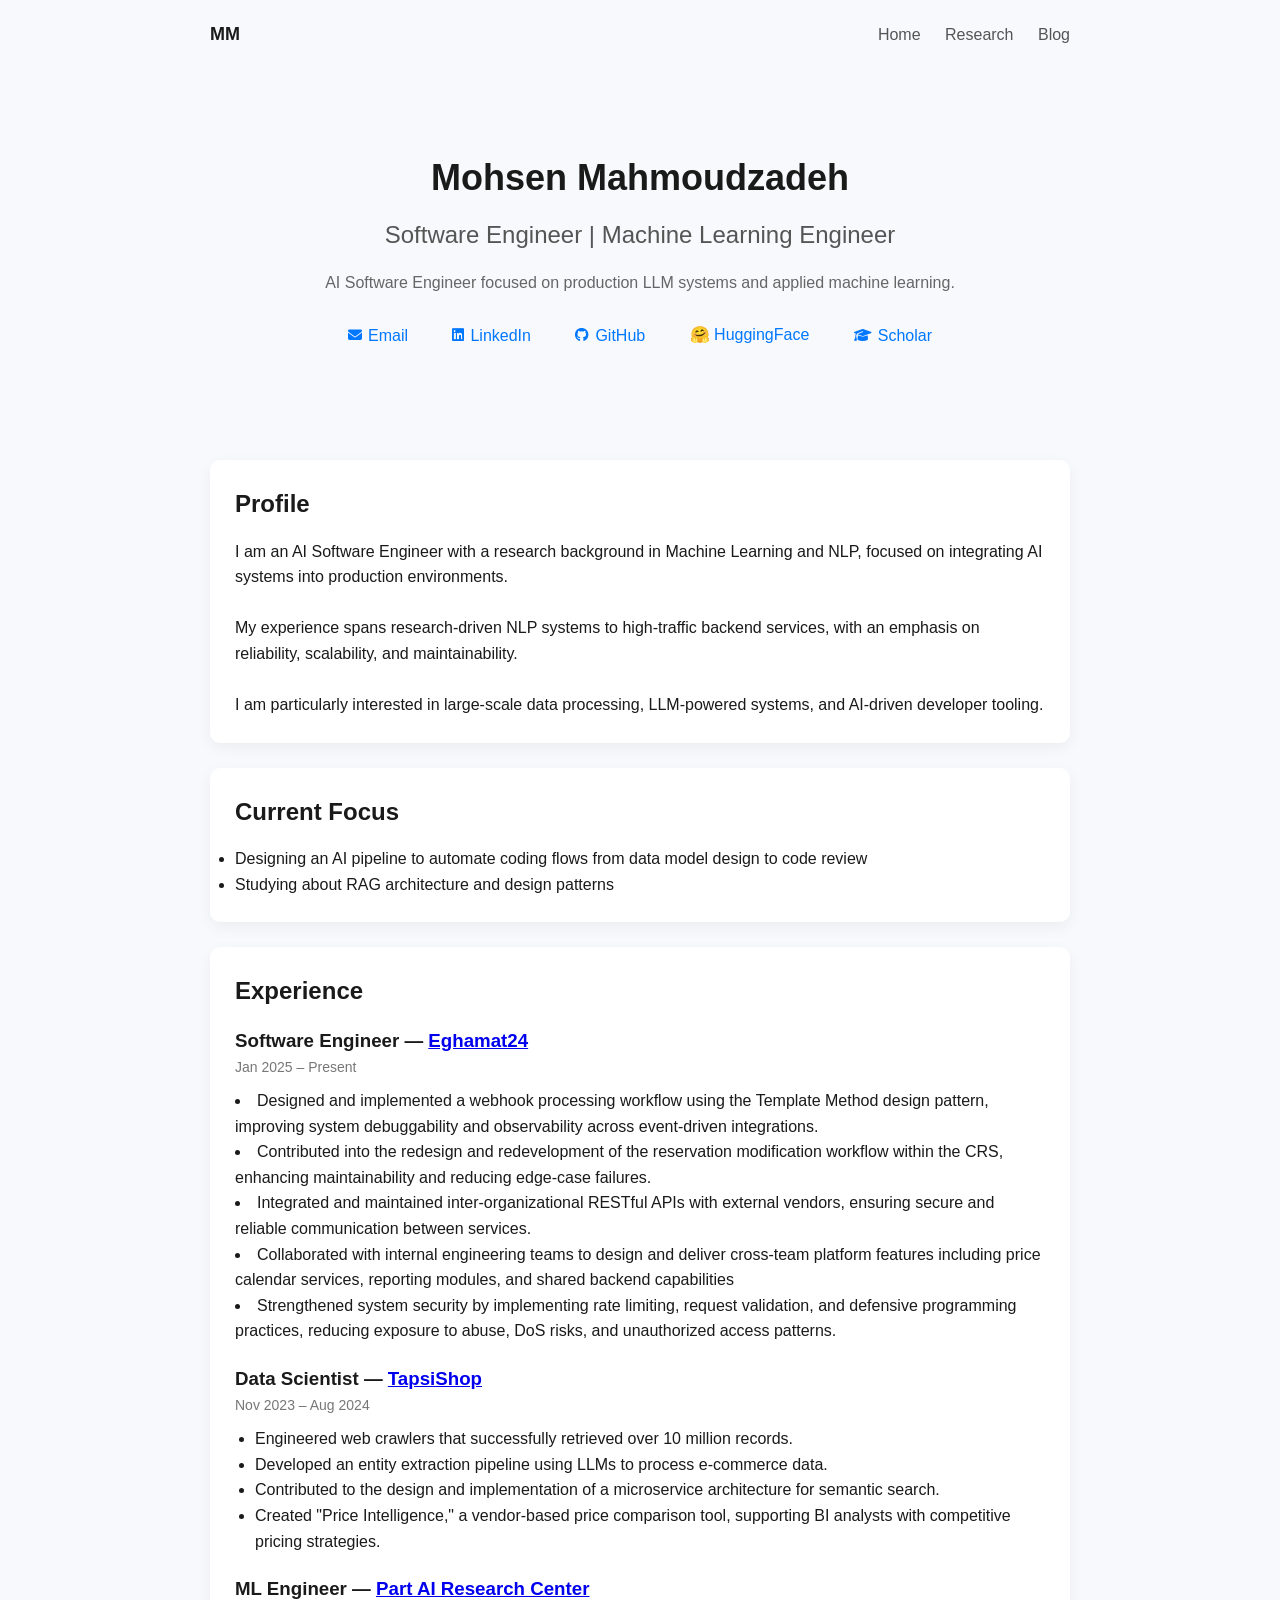
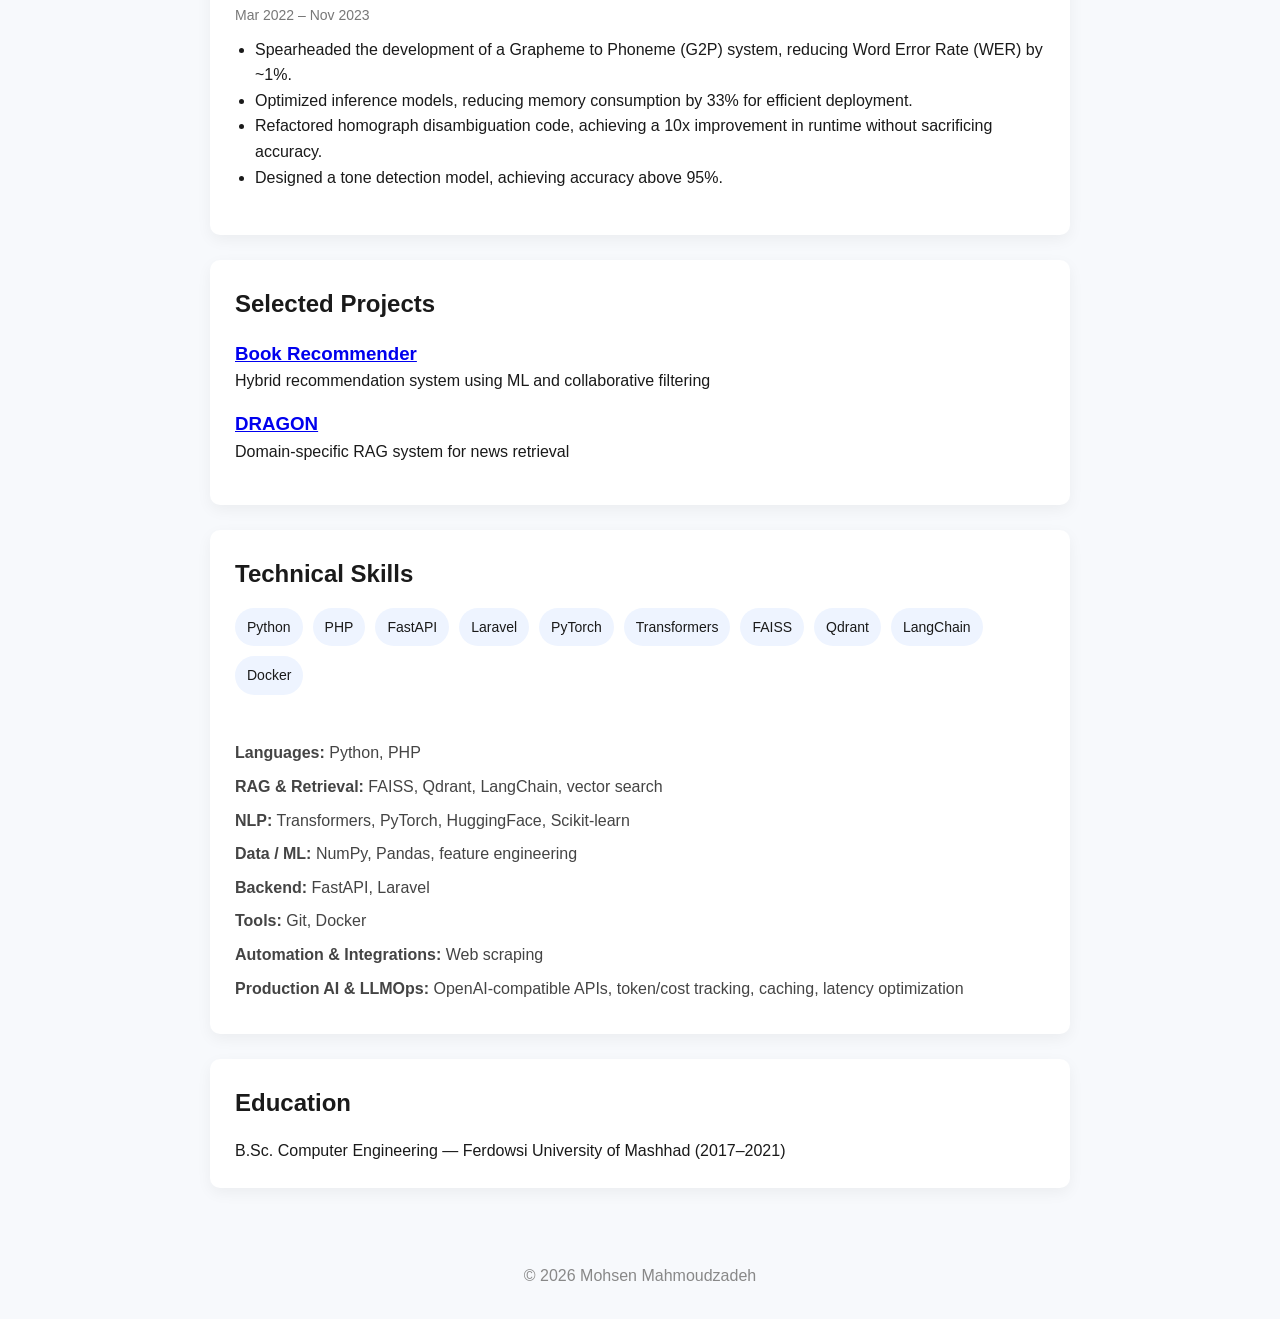
<file: index.html>
<!DOCTYPE html>
<html lang="en">
<head>
    <meta charset="UTF-8">
    <meta name="viewport" content="width=device-width, initial-scale=1.0">
    <title>Mohsen Mahmoodzadeh</title>
    <link rel="stylesheet" href="style.css">
    <link rel="stylesheet" href="https://cdnjs.cloudflare.com/ajax/libs/font-awesome/6.5.0/css/all.min.css">
</head>
<body>

<nav class="container">
    <div class="nav-inner">
        <span class="logo">MM</span>
        <div>
            <a href="index.html">Home</a>
            <a href="research.html">Research</a>
            <a href="blog.html">Blog</a>
        </div>
    </div>
</nav>

<header class="container header">
    <h1>Mohsen Mahmoudzadeh</h1>
    <h2>Software Engineer | Machine Learning Engineer</h2>
    <p class="subtitle">
        AI Software Engineer focused on production LLM systems and applied machine learning.
    </p>

    <div class="links">
        <a href="mailto:1mohsen.smm@gmail.com">
            <i class="fas fa-envelope"></i> Email
        </a>

        <a href="https://linkedin.com/in/mohsen-mahmoodzadeh" target="_blank">
            <i class="fab fa-linkedin"></i> LinkedIn
        </a>

        <a href="https://github.com/mohsenMahmoodzadeh" target="_blank">
            <i class="fab fa-github"></i> GitHub
        </a>

        <a href="https://huggingface.co/MohsenMahmoodzadeh" target="_blank">
            🤗 HuggingFace
        </a>

        <a href="https://scholar.google.com/citations?hl=en&user=0bJEyegAAAAJ" target="_blank">
            <i class="fas fa-graduation-cap"></i> Scholar
        </a>
    </div>
</header>

<main class="container">

    <section class="card">
        <h2>Profile</h2>
        <p>
            I am an AI Software Engineer with a research background in Machine Learning and NLP,
            focused on integrating AI systems into production environments.
        </p>
        <br>
        <p>
            My experience spans research-driven NLP systems to high-traffic backend services,
            with an emphasis on reliability, scalability, and maintainability.
        </p>
        <br>
        <p>
            I am particularly interested in large-scale data processing,
            LLM-powered systems, and AI-driven developer tooling.
        </p>
    </section>

    <section class="card">
        <h2>Current Focus</h2>
        <ul>
            <li>Designing an AI pipeline to automate coding flows from data model design to code review</li>
            <li>Studying about RAG architecture and design patterns</li>
        </ul>
    </section>

    <section class="card">
        <h2>Experience</h2>

        <div class="job">
            <h3>Software Engineer — <a href="https://www.eghamat24.com">Eghamat24</a></h3>
            <span>Jan 2025 – Present</span>
            <li>Designed and implemented a webhook processing workflow using the Template Method design pattern,
                improving system debuggability and observability across event-driven integrations.
            </li>
            <li>Contributed into the redesign and redevelopment of the reservation modification workflow within the
                CRS, enhancing maintainability and reducing edge-case failures.
            </li>
            <li>Integrated and maintained inter-organizational RESTful APIs with external vendors, ensuring secure and
                reliable communication between services.
            </li>
            <li>Collaborated with internal engineering teams to design and deliver cross-team platform features
                including price calendar services, reporting modules, and shared backend capabilities
            </li>
            <li>Strengthened system security by implementing rate limiting, request validation, and defensive
                programming practices, reducing exposure to abuse, DoS risks, and unauthorized access patterns.
            </li>
        </div>

        <div class="job">
            <h3>Data Scientist — <a href="https://tapsi.shop/">TapsiShop</a></h3>
            <span>Nov 2023 – Aug 2024</span>
            <ul>
                <li>Engineered web crawlers that successfully retrieved over 10 million records.</li>
                <li>Developed an entity extraction pipeline using LLMs to process e-commerce data.</li>
                <li>Contributed to the design and implementation of a microservice architecture for semantic search.
                </li>
                <li>Created "Price Intelligence," a vendor-based price comparison tool, supporting BI analysts with
                    competitive pricing strategies.
                </li>
            </ul>
        </div>

        <div class="job">
            <h3>ML Engineer — <a href="https://partdp.ai/en/">Part AI Research Center</a></h3>
            <span>Mar 2022 – Nov 2023</span>
            <ul>
                <li>Spearheaded the development of a Grapheme to Phoneme (G2P) system, reducing Word Error Rate (WER) by
                    ~1%.
                </li>
                <li>Optimized inference models, reducing memory consumption by 33% for efficient deployment.</li>
                <li>Refactored homograph disambiguation code, achieving a 10x improvement in runtime without sacrificing
                    accuracy.
                </li>
                <li>Designed a tone detection model, achieving accuracy above 95%.</li>
            </ul>
        </div>

    </section>

    <section class="card">
        <h2>Selected Projects</h2>

        <div class="project">
            <h3><a href="https://github.com/mohsenMahmoodzadeh/book-crossing-recommender-system">Book Recommender</a>
            </h3>
            <p>Hybrid recommendation system using ML and collaborative filtering</p>
        </div>

        <div class="project">
            <h3><a href="https://github.com/mohsenMahmoodzadeh/dragon">DRAGON</a></h3>
            <p>Domain-specific RAG system for news retrieval</p>
        </div>

    </section>

    <section class="card">
        <h2>Technical Skills</h2>

        <!-- Quick visual tags -->
        <div class="skills">
            <span>Python</span>
            <span>PHP</span>
            <span>FastAPI</span>
            <span>Laravel</span>
            <span>PyTorch</span>
            <span>Transformers</span>
            <span>FAISS</span>
            <span>Qdrant</span>
            <span>LangChain</span>
            <span>Docker</span>
        </div>

        <br>

        <!-- Detailed breakdown -->
        <div class="skills-detailed">

            <p><b>Languages:</b> Python, PHP</p>

            <p><b>RAG & Retrieval:</b> FAISS, Qdrant, LangChain, vector search</p>

            <p><b>NLP:</b> Transformers, PyTorch, HuggingFace, Scikit-learn</p>

            <p><b>Data / ML:</b> NumPy, Pandas, feature engineering</p>

            <p><b>Backend:</b> FastAPI, Laravel</p>

            <p><b>Tools:</b> Git, Docker</p>

            <p><b>Automation & Integrations:</b> Web scraping</p>

            <p><b>Production AI & LLMOps:</b> OpenAI-compatible APIs, token/cost tracking, caching, latency optimization
            </p>

        </div>
    </section>

    <section class="card">
        <h2>Education</h2>
        <p>B.Sc. Computer Engineering — Ferdowsi University of Mashhad (2017–2021)</p>
    </section>

</main>

<footer>
    <p>© 2026 Mohsen Mahmoudzadeh</p>
</footer>

</body>
</html>
</file>
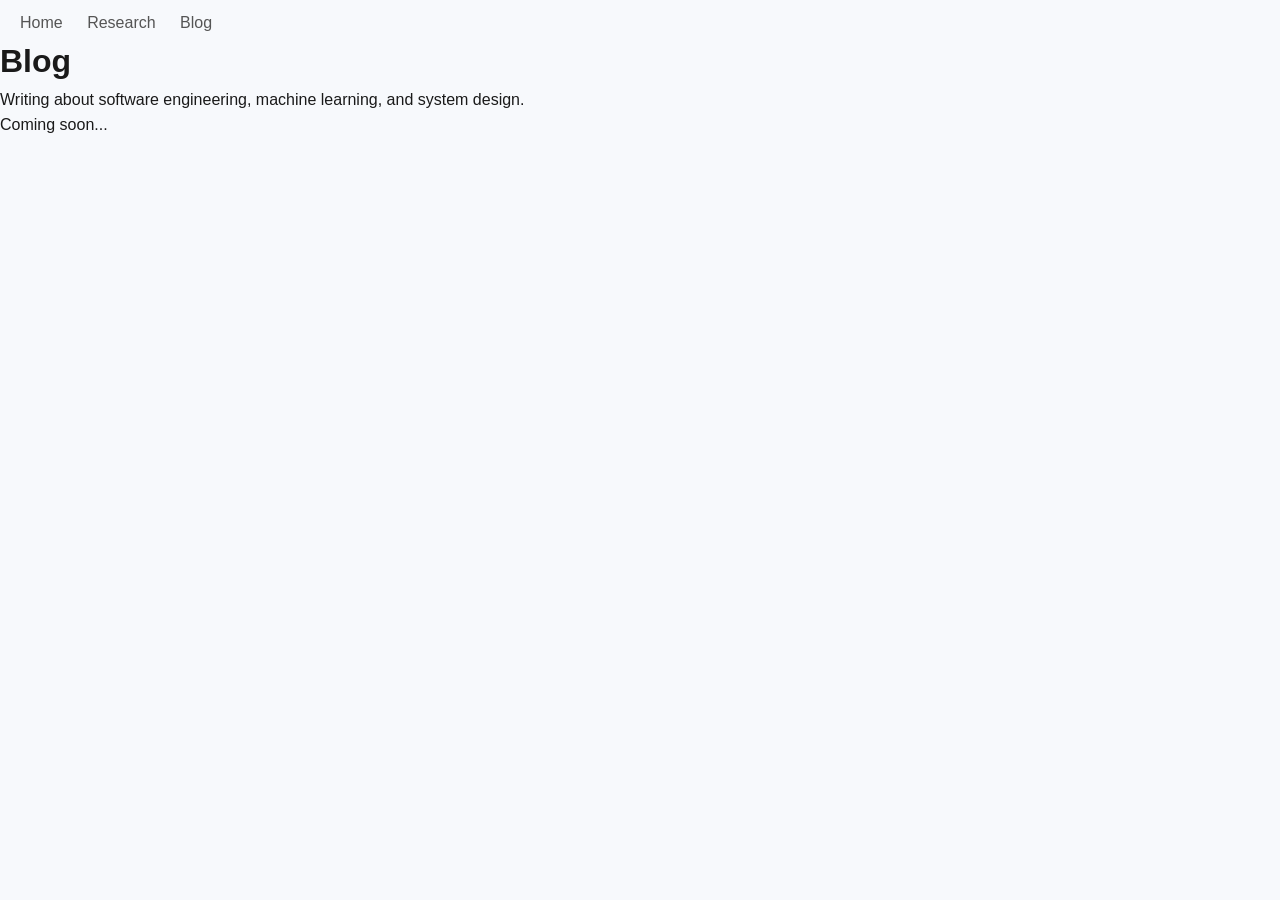
<file: blog.html>
<!DOCTYPE html>
<html>
<head>
  <title>Blog</title>
  <link rel="stylesheet" href="style.css">
</head>
<body>

<nav>
  <a href="index.html">Home</a>
  <a href="research.html">Research</a>
  <a href="blog.html">Blog</a>
</nav>

<h1>Blog</h1>

<p>Writing about software engineering, machine learning, and system design.</p>

<ul>
  <li>Coming soon...</li>
</ul>

</body>
</html>
</file>
<file: style.css>
/* RESET */
* {
    margin: 0;
    padding: 0;
    box-sizing: border-box;
}

body {
    font-family: -apple-system, BlinkMacSystemFont, "Segoe UI", Roboto, sans-serif;
    background: #f7f9fc;
    color: #1a1a1a;
    line-height: 1.6;
}

/* LAYOUT */
.container {
    max-width: 900px;
    margin: auto;
    padding: 20px;
}

/* NAV */
nav {
    margin-top: 10px;
}

.nav-inner {
    display: flex;
    justify-content: space-between;
    align-items: center;
}

nav a {
    margin-left: 20px;
    text-decoration: none;
    color: #555;
    font-weight: 500;
}

nav a:hover {
    color: #0077ff;
}

.logo {
    font-weight: bold;
    font-size: 18px;
}

/* HEADER */
.header {
    text-align: center;
    margin: 60px auto;
}

.header h1 {
    font-size: 36px;
}

.header h2 {
    font-weight: 400;
    color: #555;
    margin: 10px 0;
}

.subtitle {
    margin: 15px 0;
    color: #666;
}

.links a {
    margin: 5px 10px;
    text-decoration: none;
    color: #0077ff;
    font-weight: 500;
}

.links a:hover {
    text-decoration: underline;
}

/* CARD */
.card {
    background: white;
    padding: 25px;
    margin-bottom: 25px;
    border-radius: 10px;
    box-shadow: 0 5px 15px rgba(0,0,0,0.05);
}

/* SECTIONS */
h2 {
    margin-bottom: 15px;
}

/* JOB */
.job {
    margin-bottom: 20px;
}

.job span {
    display: block;
    font-size: 14px;
    color: #777;
    margin-bottom: 10px;
}

.job ul {
    padding-left: 20px;
}

/* PROJECT */
.project {
    margin-bottom: 15px;
}

/* SKILLS */
.skills {
    display: flex;
    flex-wrap: wrap;
    gap: 10px;
}

.skills span {
    background: #eef4ff;
    padding: 8px 12px;
    border-radius: 20px;
    font-size: 14px;
}

/* FOOTER */
footer {
    text-align: center;
    padding: 30px;
    color: #888;
}

.skills-detailed {
    margin-top: 20px;
}

.skills-detailed p {
    margin-bottom: 8px;
    color: #444;
}

.links {
    margin-top: 15px;
}

.links a {
    display: inline-flex;
    align-items: center;
    gap: 6px;
    margin: 6px 10px;
    padding: 6px 10px;
    border-radius: 6px;
    text-decoration: none;
    color: #0077ff;
    transition: all 0.2s ease;
}

.links a span {
    display: inline-flex;
    align-items: center;
}

.links a:hover {
    background: #eef4ff;
    transform: translateY(-2px);
}

.links i {
    font-size: 14px;
}
</file>
